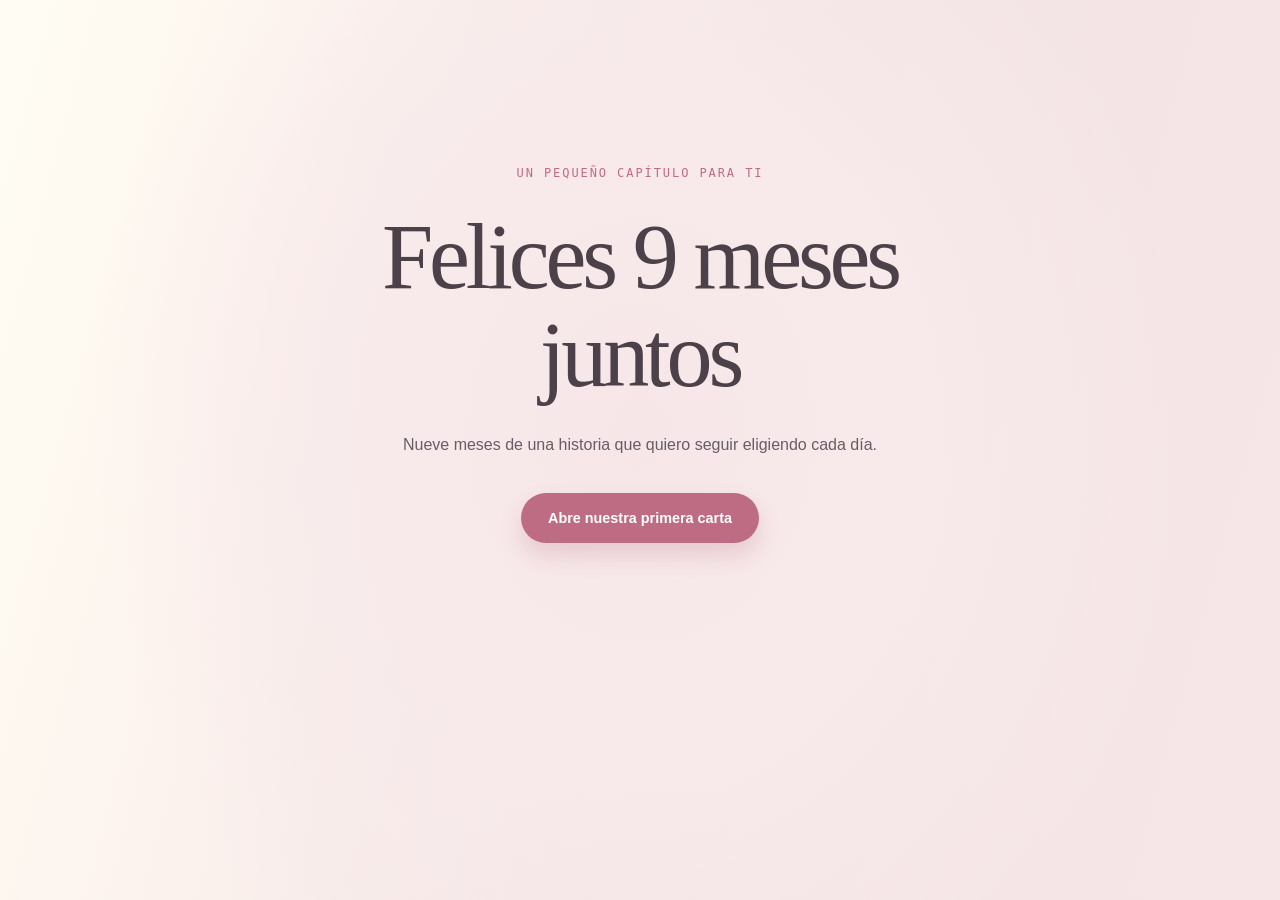
<file: index.html>
<!doctype html>
<html lang="es">
  <head>
    <meta charset="utf-8">
    <meta name="viewport" content="width=device-width, initial-scale=1">
    <meta http-equiv="refresh" content="0; url=views/index.html">
    <title>Nuestros 9 meses</title>
  </head>
  <body>
    <p><a href="views/index.html">Abrir nuestra historia</a></p>
  </body>
</html>
</file>
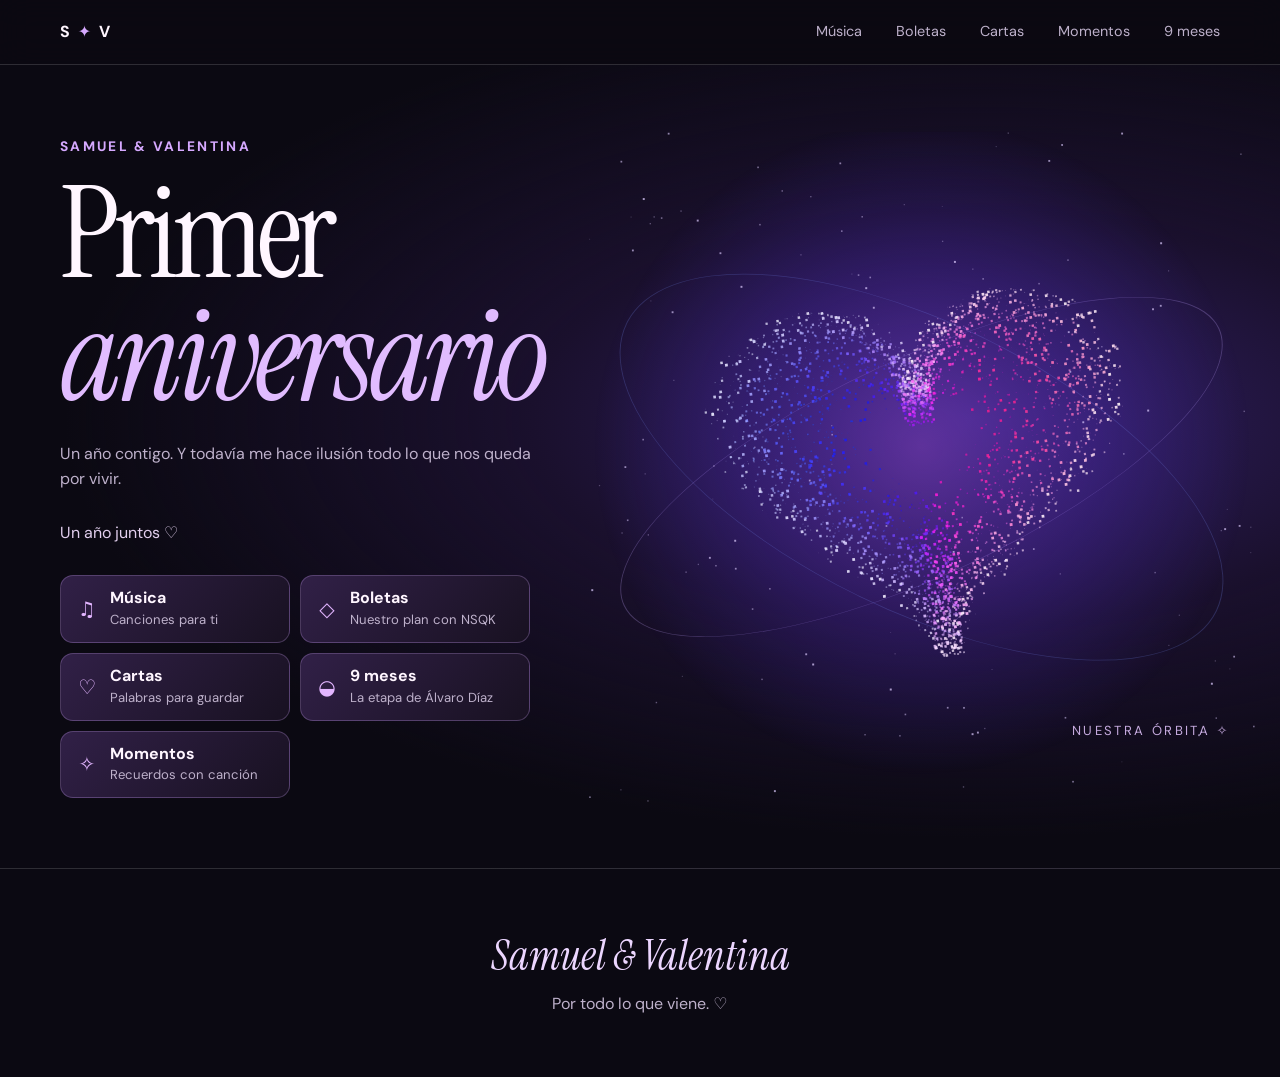
<file: docs/index.html>
<!doctype html>
<html lang="es">
<head>
<meta charset="utf-8">
<meta name="viewport" content="width=device-width, initial-scale=1">
<meta name="theme-color" content="#0b0912">
<title>Nuestra órbita · Samuel y Valentina</title>
<meta name="description" content="El primer aniversario de Samuel y Valentina.">
<link rel="canonical" href="https://torressamuel.github.io/proyecto-aniversario/">
<link rel="preconnect" href="https://fonts.googleapis.com">
<link rel="preconnect" href="https://fonts.gstatic.com" crossorigin>
<link href="https://fonts.googleapis.com/css2?family=DM+Sans:wght@400;500;600;700&family=Instrument+Serif:ital@0;1&display=swap" rel="stylesheet">
<style>
:root{color-scheme:dark;--bg:#0b0912;--ink:#fff6ff;--muted:#beb1cb;--violet:#d6a9ff;--line:#ffffff25;--serif:"Instrument Serif",Georgia,serif;--sans:"DM Sans",system-ui,sans-serif}
*{box-sizing:border-box}html{scroll-behavior:smooth;scroll-padding-top:86px}body{margin:0;background:var(--bg);color:var(--ink);font:16px/1.6 var(--sans)}a{color:inherit;text-decoration:none}button,input,select{font:inherit;color:inherit}button{cursor:pointer}button:focus-visible,a:focus-visible,input:focus-visible,select:focus-visible{outline:2px solid #e5b4ff;outline-offset:5px}[hidden]{display:none!important}
.wrap{width:min(1160px,calc(100% - 48px));margin-inline:auto}.nav{position:sticky;top:0;z-index:2;background:#0b0912e8;border-bottom:1px solid var(--line);backdrop-filter:blur(16px)}.nav .wrap{display:flex;justify-content:space-between;align-items:center;min-height:64px;gap:16px}.brand{letter-spacing:.12em;font-weight:700;white-space:nowrap}.brand span{color:var(--violet)}.links{display:flex;gap:clamp(12px,3vw,34px);font-size:.9rem;color:var(--muted)}.links a:hover{color:#fff}
.hero{position:relative;isolation:isolate;overflow:hidden;border-bottom:1px solid var(--line);background:radial-gradient(ellipse at 76% 44%,#322066 0%,#1a102d 32%,transparent 66%),#0b0912}.hero .wrap{display:grid;grid-template-columns:.95fr 1.05fr;align-items:center;min-height:min(720px,87svh);position:relative}.hero-copy{z-index:1;padding:70px 0}.label{color:var(--violet);font-size:.86rem;font-weight:700;letter-spacing:.17em;text-transform:uppercase;margin:0 0 16px}h1,h2,h3{font-family:var(--serif);font-weight:400;line-height:.96;margin:0}h1{font-size:clamp(4rem,10vw,9rem);letter-spacing:-.045em}h1 em{display:block;color:#e1bcff;font-weight:400}h2{font-size:clamp(3.4rem,7vw,6rem)}h3{font-size:clamp(2rem,4vw,3.6rem)}p{margin:0}.lede{max-width:43ch;color:var(--muted);margin:22px 0 28px}.btn{display:inline-flex;align-items:center;justify-content:center;border:1px solid var(--line);border-radius:100px;padding:11px 21px;background:#20162e;color:var(--ink);transition:background .25s,transform .25s;min-height:46px}.btn:hover{background:#39254b;transform:translateY(-2px)}.primary{background:#e8c9ff;color:#200c30;border-color:transparent;font-weight:700}.primary:hover{background:#f1ddff}.clock{display:flex;gap:16px;align-items:baseline;min-height:35px;margin-bottom:17px;color:#e2cfee}.clock strong{font-size:1.35rem;font-variant-numeric:tabular-nums;color:#fff}.art{width:110%;aspect-ratio:1;position:relative;margin-left:-4%;display:grid;place-items:center}.art::before,.art::after{content:"";position:absolute;inset:17% 1%;border:1px solid #c5a6ff45;border-radius:50%;transform:rotate(-25deg) scaleY(.49);pointer-events:none}.art::after{transform:rotate(26deg) scaleY(.65);border-color:#7c93ff38}.art canvas{width:100%;height:100%;position:absolute}.art-note{position:absolute;bottom:9%;right:4%;color:#c5aade;font-size:.82rem;letter-spacing:.18em}
.section{padding:clamp(66px,9vw,125px) 0;border-bottom:1px solid var(--line)}.section-head{margin-bottom:38px}.section-head p:last-child{color:var(--muted);margin-top:16px;max-width:54ch}.music{background:#110c1a}.music-grid{display:grid;grid-template-columns:.85fr 1.15fr;gap:36px;align-items:start}.now{background:radial-gradient(ellipse at top right,#392055,transparent 75%),#181120;border:1px solid var(--line);border-radius:20px;padding:clamp(20px,4vw,38px);display:grid;align-content:center;min-height:236px}.now p:not(.label){margin:12px 0 20px;color:var(--muted)}.now a{justify-self:start}.tracks{display:grid;gap:8px}.track{background:transparent;border:1px solid transparent;border-bottom-color:var(--line);padding:14px 16px;display:grid;grid-template-columns:25px 1fr;align-items:center;gap:12px;text-align:left;border-radius:10px}.track:hover,.track[aria-pressed=true]{background:#21172f;border-color:#b68be45c}.track span:first-child{color:var(--violet)}.track small{display:block;color:var(--muted);font-size:.85rem}
.ticket{display:grid;grid-template-columns:1fr .32fr;overflow:hidden;border:1px solid #9479bc90;border-radius:20px;background:radial-gradient(at 5% 0%,#422c64,transparent 65%),linear-gradient(115deg,#20172d,#160e29 62%,#232650);position:relative;isolation:isolate;transition:transform .35s,box-shadow .35s}.ticket:hover,.ticket:focus-within,.ticket.glow{transform:translateY(-3px);box-shadow:0 0 40px #a36aff38}.ticket-main,.stub{padding:clamp(22px,4vw,48px)}.stub{border-left:1px dashed #e2c9ff65;display:grid;align-content:center;gap:14px;text-align:center}.bars{height:38px;background:repeating-linear-gradient(90deg,#e5d4ff 0 2px,transparent 2px 5px,#e5d4ff 5px 6px,transparent 6px 10px,#e5d4ff 10px 14px,transparent 14px 18px);opacity:.65}.ticket-meta{display:flex;gap:12px 26px;flex-wrap:wrap;margin-top:22px;color:#eee1ff}.ticket-note{margin-top:20px;color:#e2d0f2;max-width:60ch}.gallery{display:grid;grid-template-columns:repeat(2,1fr);gap:12px;margin-top:18px}.photo{display:grid;place-items:center;text-align:center;min-height:128px;border:1px dashed #c9a9ed60;border-radius:14px;background:#15101f;color:var(--muted);padding:12px;overflow:hidden}.photo img{display:block;width:100%;max-height:280px;object-fit:cover;border-radius:9px}.photo span{display:block}
.archive{background:radial-gradient(ellipse at 10% 15%,#281630,transparent 50%),#100c16}.filters{display:flex;flex-wrap:wrap;gap:12px;margin:0 0 23px}.filters input,.filters select{min-height:46px;border:1px solid var(--line);background:#18111f;border-radius:12px;padding:10px 14px}.filters input{flex:1 1 260px;min-width:0}.filters select{flex:0 1 auto;max-width:100%}.letters{display:grid;grid-template-columns:repeat(3,1fr);gap:13px}.letter{text-align:left;border:1px solid var(--line);border-radius:16px;background:#1a1223;padding:23px;min-height:170px;display:grid;align-content:start;gap:12px;transition:background .25s,border .25s}.letter:hover{background:#2b1a38;border-color:#d7a6ff80}.letter.feature{grid-column:1/-1;background:radial-gradient(at 97% 4%,#53316a,transparent 65%),#25172e;min-height:200px;padding:clamp(23px,5vw,52px)}.letter .label{margin:0}.letter p:last-child{color:var(--muted)}.empty{padding:16px 0;color:var(--muted)}
.chapter{display:grid;grid-template-columns:.53fr 1fr;border:1px solid var(--line);border-radius:18px;overflow:hidden;background:#171020}.chapter-art{display:grid;place-items:center;min-height:240px;background:radial-gradient(at 50% 70%,#4631a8,transparent 70%),linear-gradient(135deg,#421944,#14112a);font:italic clamp(6rem,13vw,11rem)/1 var(--serif);color:#e8dbff;text-shadow:0 0 35px #be79ff}.chapter-copy{padding:clamp(24px,5vw,56px);align-self:center}.chapter-copy p:not(.label){margin:15px 0 22px;color:var(--muted);max-width:50ch}.actions{display:flex;gap:10px;flex-wrap:wrap}.preview{width:100%;height:min(600px,75vh);border:1px solid var(--line);border-radius:16px;margin-top:16px;background:#181023}
footer{text-align:center;padding:60px 20px;color:var(--muted)}footer strong{display:block;font:italic 2.6rem var(--serif);color:#ecd6ff;margin-bottom:8px}dialog{width:min(780px,calc(100% - 26px));max-height:87vh;max-height:87dvh;border:1px solid #d2aafd80;border-radius:20px;padding:0;background:#241a2d;color:#fff3ff;overflow:auto}dialog::backdrop{background:#08040ce0;backdrop-filter:blur(7px)}.reader-head{position:sticky;top:0;background:#241a2d;display:flex;justify-content:flex-end;padding:12px 16px;border-bottom:1px solid var(--line)}.reader{padding:clamp(23px,6vw,64px)}.reader h2{font-size:clamp(3rem,7vw,5.4rem);margin:0 0 25px}.body-letter{white-space:pre-wrap;font-size:clamp(1.02rem,2vw,1.15rem);line-height:1.9;color:#f3e6f5;overflow-wrap:anywhere}body:has(dialog[open]){overflow:hidden}
@media(max-width:760px){.wrap{width:calc(100% - 32px)}.nav .wrap{min-height:58px;gap:8px}.links{gap:10px;font-size:.85rem}.brand{font-size:.86rem}.hero .wrap{grid-template-columns:1fr;min-height:0}.hero-copy{padding:53px 0 4px}.hero{background:radial-gradient(ellipse at 52% 75%,#30205b,transparent 62%),#0b0912}.art{width:min(100%,450px);margin:-18px auto 0;aspect-ratio:1.2}.art-note{bottom:7%}.music-grid,.chapter{grid-template-columns:1fr}.letters{grid-template-columns:repeat(2,1fr)}.chapter-art{min-height:168px}}
@media(max-width:420px){.letters{grid-template-columns:1fr}.ticket{grid-template-columns:1fr}.stub{border-left:0;border-top:1px dashed #e2c9ff65;grid-template-columns:1fr 1fr;align-items:center;text-align:left}.ticket .bars{height:26px}.gallery{gap:8px}.photo{min-height:105px}}
@media(prefers-reduced-motion:reduce){*,*::before,*::after{scroll-behavior:auto!important;transition:none!important;animation:none!important}}

.route-menu{display:grid;grid-template-columns:repeat(2,minmax(0,1fr));gap:10px;max-width:470px;margin-top:20px}
.route-card{display:grid;grid-template-columns:26px minmax(0,1fr);align-items:center;gap:10px;padding:12px 13px;border:1px solid #d3aaff42;border-radius:13px;background:linear-gradient(135deg,#312047,#181121);transition:transform .22s,border-color .22s,background .22s}
.route-card:hover{transform:translateY(-3px);border-color:#d3aaffa8;background:linear-gradient(135deg,#442b62,#241531)}
.route-card strong,.route-card small{display:block}.route-card strong{line-height:1.3}.route-card small{color:var(--muted);font-size:.82rem}.route-icon{color:#e2b5ff;text-align:center;font-size:1.25rem}
.links a[aria-current="page"]{color:#f4dfff;text-decoration:underline;text-underline-offset:5px}
.route-return{display:inline-flex;align-items:center;gap:8px;margin:0 0 29px;color:#e3bcff;font-weight:600}.route-return:hover{text-decoration:underline;text-underline-offset:4px}
.section[data-route]{padding-top:clamp(35px,6vw,78px);min-height:calc(100svh - 65px)}
.route-heading:focus{outline:none}
@media(max-width:760px){.hero-copy{padding-bottom:14px}.route-menu{margin-top:12px}.art{margin-top:0}.section[data-route]{min-height:calc(100svh - 58px)}}
@media(max-width:360px){.route-card{gap:5px;padding-inline:8px}.route-card small{font-size:.77rem}}
@media(prefers-reduced-motion:no-preference){[data-route]:not([hidden]){animation:route-in .32s ease-out both}@keyframes route-in{from{opacity:.25;transform:translateY(7px)}to{opacity:1;transform:none}}}

.memory{background:radial-gradient(ellipse at 75% 4%,#2c193e,transparent 56%),#100b18}
.memory-chapter{margin-bottom:24px}.memory-chapter .chapter-art{font-size:clamp(4.5rem,10vw,9rem)}
.memory-form{margin:24px 0 14px;padding:clamp(18px,4vw,34px);background:#191122;border:1px solid var(--line);border-radius:17px}
.memory-form h3{font-size:clamp(2rem,4vw,3rem);margin-bottom:13px}.memory-form label{display:grid;gap:6px;font-weight:600}
.memory-form input{width:100%;min-width:0;padding:9px 12px;background:#110d18;border:1px solid #ffffff3f;border-radius:9px}
.memory-form input::file-selector-button{padding:6px 10px;border:0;border-radius:6px;background:#dac0ee;color:#1e1027;margin-right:10px}
.fields{display:grid;grid-template-columns:1fr 1fr;gap:12px 16px;margin-bottom:15px}.feedback{color:#e5ccef;min-height:1.65em;margin-top:9px}.feedback:empty{display:none}
.photo-form form{display:grid;gap:9px;margin:13px 0 7px}.photo-form .btn{justify-self:start}.photo-form small{color:var(--muted)}
:is(#saved-photos,#alvaro-saved-photos):empty,.saved-memories:empty{display:none}:is(#saved-photos,#alvaro-saved-photos) .photo{padding:0;border-style:solid}:is(#saved-photos,#alvaro-saved-photos) img{height:clamp(130px,25vw,270px)}
.saved-memories{display:grid;gap:10px;margin:20px 0}.saved-entry{display:flex;align-items:center;justify-content:space-between;gap:12px;border:1px solid var(--line);border-radius:12px;padding:13px 16px;background:#1a1223}.saved-entry div{min-width:0;overflow-wrap:anywhere}.saved-entry strong{display:block}.saved-entry small{color:var(--muted)}.saved-entry .btn{flex:none}
.now .spotify-frame{border:0;border-radius:12px;width:100%;height:152px;margin:10px 0 0}.now .play-hint{font-size:.85rem;margin:5px 0 14px}
@media(max-width:760px){.links{gap:8px;font-size:.83rem}.music-grid{display:flex;flex-direction:column;gap:16px}.music-grid>*{width:100%}}
@media(max-width:460px){.fields{grid-template-columns:1fr}.nav .wrap{width:calc(100% - 24px)}.links{gap:7px;font-size:.77rem}.brand{letter-spacing:0;font-size:.8rem}}

.alvaro-video{margin:0 0 26px;border:1px solid #b99ade65;border-radius:22px;overflow:hidden;background:radial-gradient(ellipse at 92% 0%,#472765,transparent 65%),#181023}
.alvaro-video figcaption{padding:clamp(20px,4vw,37px)}.alvaro-video .label{margin-bottom:10px}.video-stage{display:grid;place-items:center;padding:clamp(0px,2vw,22px);background:radial-gradient(ellipse at 50% 55%,#39204c,#0d0915 80%)}
.video-stage video{display:block;width:auto;max-width:100%;max-height:min(70svh,650px);background:#0b0912;border-radius:10px}
@media(max-width:620px){.video-stage{padding:0}.video-stage video{width:100%;max-height:65svh;border-radius:0}}
</style>
</head>
<body>
<header class="nav"><nav class="wrap" aria-label="Navegación principal"><a class="brand" href="#inicio" aria-label="Samuel y Valentina, inicio">S <span>✦</span> V</a><div class="links"><a href="#musica">Música</a><a href="#boletas">Boletas</a><a href="#cartas">Cartas</a><a href="#momentos">Momentos</a><a href="#nueve-meses">9 meses</a></div></nav></header>
<main>
<section class="hero" id="inicio" data-route><div class="wrap">
<div class="hero-copy"><p class="label">Samuel &amp; Valentina</p><h1 class="route-heading" tabindex="-1">Primer <em>aniversario</em></h1><p class="lede">Un año contigo. Y todavía me hace ilusión todo lo que nos queda por vivir.</p><div class="clock" id="clock">Un año juntos ♡</div><nav class="route-menu" aria-label="Apartados del aniversario">
<a class="route-card" href="#musica"><span class="route-icon" aria-hidden="true">♫</span><span><strong>Música</strong><small>Canciones para ti</small></span></a>
<a class="route-card" href="#boletas"><span class="route-icon" aria-hidden="true">◇</span><span><strong>Boletas</strong><small>Nuestro plan con NSQK</small></span></a>
<a class="route-card" href="#cartas"><span class="route-icon" aria-hidden="true">♡</span><span><strong>Cartas</strong><small>Palabras para guardar</small></span></a>
<a class="route-card" href="#nueve-meses"><span class="route-icon" aria-hidden="true">◒</span><span><strong>9 meses</strong><small>La etapa de Álvaro Díaz</small></span></a>
<a class="route-card" href="#momentos"><span class="route-icon" aria-hidden="true">✧</span><span><strong>Momentos</strong><small>Recuerdos con canción</small></span></a>
</nav></div>
<div class="art" aria-hidden="true"><canvas id="heart"></canvas><span class="art-note">NUESTRA ÓRBITA ✧</span></div>
</div></section>
<section class="section music" id="musica" data-route hidden><div class="wrap"><a class="route-return" href="#inicio"><span aria-hidden="true">‹</span> Volver al inicio</a><div class="section-head"><p class="label">Para ponernos en ambiente</p><h2 class="route-heading" tabindex="-1">Nuestra frecuencia</h2><p>NSQK, Álvaro Díaz y Murder. Elige una canción y dale a reproducir.</p></div><div class="music-grid">
<div class="now" aria-live="polite"><p class="label">Canción seleccionada</p><h3 id="track-title"></h3><p id="track-note"></p><iframe id="spotify-player" class="spotify-frame" title="Reproductor de Spotify" allow="autoplay; clipboard-write; encrypted-media; fullscreen; picture-in-picture" hidden></iframe><p class="play-hint" id="play-hint" hidden>Spotify puede ofrecer una vista previa según tu sesión y navegador.</p><a id="track-link" class="btn" target="_blank" rel="noopener noreferrer">Abrir en Spotify</a></div>
<div class="tracks" id="tracks" aria-label="Canciones para dedicar"></div>
</div></div></section>
<section class="section" id="boletas" data-route hidden><div class="wrap"><a class="route-return" href="#inicio"><span aria-hidden="true">‹</span> Volver al inicio</a><div class="section-head"><p class="label">Vault · NSQK</p><h2 class="route-heading" tabindex="-1">Una noche pendiente</h2><p>Una fecha marcada en el calendario y un plan que ya me ilusiona compartir contigo.</p></div>
<!-- BOLETA NSQK: cambia el evento, la fecha, la ciudad y la dedicatoria aquí. El serial y las barras son decorativos. -->
<article class="ticket" id="ticket"><div class="ticket-main"><p class="label">Pase conmemorativo · Segunda fecha</p><h3>NSQK · Mosca Tour</h3><div class="ticket-meta"><time datetime="2027-08-29T20:00:00-05:00">29 de agosto de 2027 · 8:00 p. m.</time><span>Royal Center · Bogotá</span><span>Segundo piso · Etapa 2</span></div><p class="ticket-note">Me emociona pensar en las canciones que vamos a cantar juntos y en lo que nos vamos a contar de vuelta a casa.</p></div><div class="stub"><strong>SV–0829</strong><div class="bars" aria-hidden="true"></div><button class="btn" id="shine" type="button" aria-pressed="false">Iluminar pase</button></div></article>
<div class="gallery" id="gallery" aria-label="Galería del concierto"></div>
<div class="memory-form"><h3>Las fotos de NSQK</h3><p><a class="btn" href="https://orbita-sv-aniversario.wiseghost130.chatgpt.site/#boletas">Abrir el álbum privado</a></p></div>
</div></section>
<section class="section archive" id="cartas" data-route hidden><div class="wrap"><a class="route-return" href="#inicio"><span aria-hidden="true">‹</span> Volver al inicio</a><div class="section-head"><p class="label">Archivo de cartas</p><h2 class="route-heading" tabindex="-1">Todo lo que te escribiría</h2><p>Palabras para guardar y volver a leer cuando quieras.</p></div>
<div class="filters"><input id="search" type="search" placeholder="Buscar una carta…" aria-label="Buscar una carta"><select id="filter" aria-label="Filtrar por tema"><option value="">Todos los temas</option></select></div>
<div class="letters" id="letters"></div><p class="empty" id="empty" role="status" hidden>No encontré cartas con esa búsqueda.</p>
</div></section>
<section class="section memory" id="momentos" data-route hidden><div class="wrap">
<a class="route-return" href="#inicio"><span aria-hidden="true">‹</span> Volver al inicio</a>
<div class="section-head"><p class="label">Nuestro archivo</p><h2 class="route-heading" tabindex="-1">Momentos</h2><p>Una canción para volver a cada recuerdo.</p></div>
<article class="chapter memory-chapter"><div class="chapter-art" aria-hidden="true">31.10</div><div class="chapter-copy"><p class="label"><time datetime="2026-10-31">31 de octubre de 2026</time></p><h3>La noche de AKRIILA</h3><p>El concierto al que fuimos juntos. Guarda aquí la canción que te devuelve a esa noche.</p><a class="btn primary" href="https://orbita-sv-aniversario.wiseghost130.chatgpt.site/#momentos">Dedicarle una canción</a></div></article>
<div class="memory-form"><h3>Guardar una canción</h3><p><a class="btn" href="https://orbita-sv-aniversario.wiseghost130.chatgpt.site/#momentos">Abrir nuestros recuerdos privados</a></p></div>
</div></section>
<section class="section" id="nueve-meses" data-route hidden><div class="wrap"><a class="route-return" href="#inicio"><span aria-hidden="true">‹</span> Volver al inicio</a><div class="section-head"><p class="label">Nuestro archivo</p><h2 class="route-heading" tabindex="-1">El capítulo de los 9 meses</h2></div><figure class="alvaro-video" aria-labelledby="alvaro-video-title">
  <figcaption><p class="label">Para volver a ese momento</p><h3 id="alvaro-video-title">Un recuerdo de los dos</h3></figcaption>
  <div class="video-stage"><video controls playsinline preload="metadata" poster="recuerdo-alvaro.jpg" aria-label="Video del recuerdo de los nueve meses">
    <source src="recuerdo-alvaro.mp4" type="video/mp4">
    <a href="recuerdo-alvaro.mp4">Abrir el video</a>
  </video></div>
</figure><article class="chapter"><div class="chapter-art" aria-hidden="true">09</div><div class="chapter-copy"><p class="label">La etapa de Álvaro Díaz</p><h3>Antes de esta órbita</h3><p>Cuando cumplimos nueve meses, esta historia tuvo su propia página, inspirada en Álvaro Díaz. Aquí tiene un lugar para volver a visitarla.</p>
<!-- WEB DE ÁLVARO DÍAZ: configura paginaAnterior al inicio del script. Se habilitarán el visor y el enlace directo. -->
<p id="chapter-pending">Pendiente de conectar la página original.</p><div class="actions" id="chapter-actions" hidden><button class="btn" id="toggle-preview" aria-expanded="false" aria-controls="chapter-preview">Mostrar la página</button><a class="btn primary" id="open-chapter" target="_blank" rel="noopener noreferrer">Abrir en otra pestaña</a><a class="btn" id="jump-alvaro-photos" href="#nueve-meses">Ir al álbum de fotos</a></div></div></article>
<iframe class="preview" id="chapter-preview" title="Página del aniversario de nueve meses" referrerpolicy="no-referrer" hidden></iframe>
<div class="memory-form" id="alvaro-album" tabindex="-1"><h3>Fotos de los nueve meses</h3><p><a class="btn" href="https://orbita-sv-aniversario.wiseghost130.chatgpt.site/#nueve-meses">Abrir el álbum privado</a></p></div>
</div></section>
</main>
<footer><strong>Samuel &amp; Valentina</strong>Por todo lo que viene. ♡</footer>
<dialog id="reader" aria-labelledby="reader-title"><div class="reader-head"><form method="dialog"><button class="btn" autofocus>Cerrar carta</button></form></div><article class="reader"><p class="label" id="reader-tag"></p><h2 id="reader-title"></h2><p class="body-letter" id="reader-text"></p></article></dialog>
<script>
"use strict";
// EDITA AQUÍ. Usa ISO con zona horaria. Ejemplo de formato: 2025-11-26T20:00:00-05:00.
const fechaInicio = "";
// WEB DE ÁLVARO DÍAZ: pega la URL completa o usa "./9-meses/index.html".
const paginaAnterior = "https://raw.githack.com/TorresSamuel/proyecto-aniversario/088afdf/views/index.html";
// GALERÍA: rellena src con una ruta o URL y ajusta alt. Duplica una fila para añadir fotos.
const fotos = [
  {src:"", alt:"Foto de las entradas", nombre:"Foto de las boletas"},
  {src:"", alt:"Samuel y Valentina en el concierto", nombre:"Foto de esa noche"}
];
// MÚSICA: pon tus canciones y dedicatorias reales. Opcional: añade url con el enlace directo a la canción.
const canciones = [
  {titulo:"MUBI", artista:"NSQK y Álvaro Díaz", url:"https://open.spotify.com/track/2FUypqXCtt1VRm7ytyCae4", nota:"Para cuando quieras que el resto del mundo se quede en pausa."},
  {titulo:"Si En Tu Mente Estuve", url:"https://open.spotify.com/track/6EjBcoyPVn99cpRfoDiuRf", nota:"Para escucharnos desde lejos."},
  {titulo:"LOVELANGUAGE", url:"https://open.spotify.com/track/5SuMst3sQt8wf94iGoXXLw", nota:"Para todas las maneras que tenemos de decirnos te quiero."},
  {titulo:"YOKO", artista:"Álvaro Díaz", url:"https://open.spotify.com/track/63kj1GJsbRXhUcFM5JUf9L", nota:"Para cuando quiero tenerte cerquita."},
  {titulo:"Reina Pepiada", artista:"Álvaro Díaz", url:"https://open.spotify.com/track/448IaiMb1Sxq6GptlBcbov", nota:"Una para dedicarte sin pensarlo dos veces."},
  {titulo:"TE VI EN MIS PESADILLAS", artista:"Álvaro Díaz", url:"https://open.spotify.com/track/3vfq1ovR6oBGJPvoy4Oy1B", nota:"Para esas noches en que sigues en mi cabeza."},
  {titulo:"Noche de los Dos", artista:"Murder", url:"https://open.spotify.com/track/1MKsphr9WmAkAGameksHDu", nota:"Para una noche de los dos."}
];
// CARTAS: los textos son borradores editables. Duplica un objeto para agregar otra carta.
// Usa líneas en blanco entre párrafos. Solo la carta principal lleva portada: true.
const cartas = [
  // CARTA PRINCIPAL: escribe aquí tu carta de primer aniversario.
  {titulo:"Mi primer año contigo", tema:"Aniversario", portada:true, resumen:"Una carta para ti, Valentina.", texto:`Valentina:

Hoy quiero detenerme un rato a pensar en lo que significa haber compartido este año contigo. Si tuviera que guardar algo de estos meses, guardaría también las partes más sencillas: la alegría de saber de ti, el cariño que cabe en un mensaje y las ganas de seguir hablando cuando ya toca despedirse.

Me gusta que todavía haya tanto por conocer de ti. Quiero seguir descubriendo qué cosas te hacen reír, qué música quieres poner primero y qué planes te gustaría que hiciéramos, incluso los que todavía parecen lejanos.

Gracias por compartir conmigo este primer año. Me hace feliz poder decir que es nuestro. Ojalá sigamos encontrando tiempo para celebrar, pero también para contarnos cómo nos fue y hacerle espacio al otro en cualquier día.

Feliz aniversario, amor.

Samuel`},
  // CARTA PARA CUANDO EXTRAÑES: reemplaza el texto y conserva los saltos de párrafo.
  {titulo:"Para cuando extrañes", tema:"A la distancia", resumen:"", texto:``},
  // CARTA LO QUE AMO DE TI: añade aquí tus detalles favoritos de Valentina.
  {titulo:"Lo que amo de ti", tema:"Nosotros", resumen:"", texto:``},
  // CARTA NUESTROS PLANES: añade planes reales o pequeños deseos.
  {titulo:"Nuestros planes", tema:"Por venir", resumen:"", texto:``},
  // CARTA DÍAS TRANQUILOS: añade aquí un recuerdo o una dedicatoria.
  {titulo:"Días tranquilos", tema:"Nosotros", resumen:"", texto:``}
];
const byId = id => document.getElementById(id);
function element(tag, text, className) {
  const node = document.createElement(tag);
  node.textContent = text;
  if (className) node.className = className;
  return node;
}
const inicio = Date.parse(fechaInicio);
if (Number.isFinite(inicio)) {
  const clock = byId("clock");
  const update = () => {
    const minutos = Math.floor(Math.max(0, Date.now() - inicio) / 60000);
    clock.replaceChildren(...[[Math.floor(minutos / 1440),"días"],[Math.floor(minutos / 60) % 24,"h"],[minutos % 60,"min"]].map(([n, unit]) => {
      const item = element("span","");
      item.append(element("strong",String(n)), " " + unit);
      return item;
    }));
  };
  update();
  setInterval(update,1000);
}
const trackButtons = canciones.map((cancion, index) => {
  const button = element("button","","track");
  button.type = "button";
  const icon = element("span","♪");
  icon.setAttribute("aria-hidden","true");
  const copy = element("span",cancion.titulo);
  copy.append(element("small",cancion.artista || "NSQK"));
  button.append(icon,copy);
  button.addEventListener("click",() => {
    selectTrack(index);
    if (matchMedia("(max-width: 760px)").matches) byId("spotify-player").scrollIntoView({block:"center",behavior:"instant"});
  });
  byId("tracks").append(button);
  return button;
});
let activeSong = canciones[0];
function spotifyId(value) {
  try {
    const url = new URL(value);
    if (url.origin !== "https://open.spotify.com") return null;
    return url.pathname.match(/^\/(?:intl-[a-z-]+\/)?track\/([A-Za-z0-9]{22})\/?$/i)?.[1] || null;
  } catch { return null; }
}
function renderPlayer() {
  const frame = byId("spotify-player");
  const id = spotifyId(activeSong.url);
  const open = !byId("musica").hidden && !!id;
  frame.hidden = !open;
  byId("play-hint").hidden = !open;
  if (!open) {
    frame.removeAttribute("src");
    return;
  }
  const source = "https://open.spotify.com/embed/track/" + id;
  if (frame.getAttribute("src") !== source) frame.src = source;
  frame.title = "Reproducir " + activeSong.titulo + " en Spotify";
}
function selectTrack(index) {
  const song = typeof index === "number" ? canciones[index] : index;
  activeSong = song;
  byId("track-title").textContent = song.titulo;
  byId("track-note").textContent = song.nota;
  const link = byId("track-link");
  link.href = song.url || "https://open.spotify.com/search/" + encodeURIComponent("NSQK " + song.titulo);
  link.textContent = song.url ? "Abrir en Spotify" : "Buscar en Spotify";
  renderPlayer();
  trackButtons.forEach((button,i) => button.setAttribute("aria-pressed",String(i === index)));
}
selectTrack(0);
const shine = byId("shine");
shine.addEventListener("click",() => {
  const active = byId("ticket").classList.toggle("glow");
  shine.setAttribute("aria-pressed",String(active));
  shine.textContent = active ? "Atenuar pase" : "Iluminar pase";
});
for (const foto of fotos) {
  const card = element(foto.src ? "a" : "div","","photo");
  if (foto.src) {
    card.href = foto.src;
    card.target = "_blank";
    card.rel = "noopener noreferrer";
    const image = document.createElement("img");
    image.src = foto.src;
    image.alt = foto.alt;
    image.loading = "lazy";
    card.append(image);
  } else {
    card.append(element("span","＋  " + foto.nombre));
  }
  byId("gallery").append(card);
}
function setChapterPreview(open) {
  if (!paginaAnterior.trim()) return;
  const preview = byId("chapter-preview");
  const toggle = byId("toggle-preview");
  preview.hidden = !open;
  if (open && !preview.hasAttribute("src")) preview.src = paginaAnterior;
  toggle.textContent = open ? "Ocultar la página" : "Mostrar la página";
  toggle.setAttribute("aria-expanded",String(open));
}
if (paginaAnterior.trim()) {
  byId("chapter-pending").hidden = true;
  byId("chapter-actions").hidden = false;
  byId("open-chapter").href = paginaAnterior;
  const preview = byId("chapter-preview");
  const toggle = byId("toggle-preview");
  toggle.addEventListener("click",() => setChapterPreview(preview.hidden));
  byId("jump-alvaro-photos").addEventListener("click",event => {
    event.preventDefault();
    byId("alvaro-album").focus({preventScroll:true});
    byId("alvaro-album").scrollIntoView({block:"start"});
  });
}
const reader = byId("reader");
const filter = byId("filter");
const search = byId("search");
for (const tema of new Set(cartas.map(carta => carta.tema))) {
  filter.add(new Option(tema,tema));
}
const normalize = value => value.normalize("NFD").replace(/\p{Diacritic}/gu,"").toLowerCase();
function renderLetters() {
  const query = normalize(search.value.trim());
  const matches = cartas.filter(carta => (!filter.value || carta.tema === filter.value) &&
    normalize([carta.titulo,carta.tema,carta.resumen,carta.texto].join(" ")).includes(query));
  byId("letters").replaceChildren(...matches.map(carta => {
    const button = element("button","",carta.portada ? "letter feature" : "letter");
    button.type = "button";
    button.setAttribute("aria-haspopup","dialog");
    const hasContent = Boolean(carta.resumen || carta.texto);
    if (hasContent) button.append(element('p',carta.tema,'label'));
    button.append(element('h3',carta.titulo));
    if (carta.resumen) button.append(element('p',carta.resumen));
    button.addEventListener("click",() => {
      byId("reader-tag").textContent = hasContent ? carta.tema : "";
      byId("reader-title").textContent = carta.titulo;
      byId("reader-text").textContent = carta.texto;
      reader.showModal();
      reader.scrollTop = 0;
    });
    return button;
  }));
  byId("empty").hidden = matches.length !== 0;
}
search.addEventListener("input",renderLetters);
filter.addEventListener("change",renderLetters);
reader.addEventListener("click",event => {
  if (event.target !== reader) return;
  const rect = reader.getBoundingClientRect();
  if (event.clientX < rect.left || event.clientX > rect.right ||
      event.clientY < rect.top || event.clientY > rect.bottom) reader.close();
});
renderLetters();

// Arte original de la portada, dibujado en canvas.
const canvas = byId("heart");
const ctx = canvas.getContext("2d");
const motion = matchMedia("(prefers-reduced-motion: reduce)");
let seed = 629;
function random() {
  seed = (1664525 * seed + 1013904223) >>> 0;
  return seed / 4294967296;
}
const stars = Array.from({length:145},() => [random(),random(),random()]);
const grains = Array.from({length:3900},() => [random() * 2 * Math.PI,random(),random(),random()]);
let animation;
function draw(time = 0) {
  const box = canvas.getBoundingClientRect();
  const width = box.width;
  const height = box.height;
  if (!width || !height) return;
  const ratio = Math.min(2,devicePixelRatio);
  if (canvas.width !== Math.round(width * ratio) || canvas.height !== Math.round(height * ratio)) {
    canvas.width = Math.round(width * ratio);
    canvas.height = Math.round(height * ratio);
  }
  ctx.setTransform(ratio,0,0,ratio,0,0);
  ctx.clearRect(0,0,width,height);
  const size = Math.min(width,height);
  const cx = width * .5;
  const cy = height * .47;
  const pulse = motion.matches ? 1 : 1 + Math.sin(time / 1450) * .024;
  const glow = ctx.createRadialGradient(cx,cy,0,cx,cy,size*.49);
  glow.addColorStop(0,"#9b4deb70");
  glow.addColorStop(.55,"#6434ef39");
  glow.addColorStop(1,"#5836ee00");
  ctx.fillStyle = glow;
  ctx.fillRect(0,0,width,height);
  for (const [x,y,power] of stars) {
    ctx.fillStyle = "rgba(222,205,255," + (.15 + power * .58) + ")";
    ctx.fillRect(x * width,y * height,1 + power,1 + power);
  }
  ctx.save();
  ctx.translate(cx,cy);
  ctx.rotate(-.13);
  const scale = size * .0184 * pulse;
  for (const [t,r,b,spread] of grains) {
    const edge = .24 + .76 * Math.pow(r,.43);
    const x = 16 * Math.sin(t) ** 3;
    const y = -(13*Math.cos(t)-5*Math.cos(2*t)-2*Math.cos(3*t)-Math.cos(4*t));
    const hue = 263 + 45 * Math.sin(t) + 24 * b;
    const light = 48 + 44 * r + 6 * b;
    ctx.fillStyle = "hsla(" + hue + ",94%," + light + "%," + (.15 + b * .78) + ")";
    ctx.fillRect(x*scale*edge + (spread-.5)*size*.044,y*scale*edge, .55 + b*2.3,.55 + b*2.3);
  }
  ctx.restore();
  if (!motion.matches) animation = requestAnimationFrame(draw);
}
function restart() {
  cancelAnimationFrame(animation);
  draw();
}
motion.addEventListener("change",restart);
window.addEventListener("resize",restart);


const routes = new Map([...document.querySelectorAll("[data-route]")].map(section => [section.id,section]));
function showRoute(moveFocus = false) {
  const requested = location.hash.slice(1);
  const current = routes.has(requested) ? requested : "inicio";
  const active = routes.get(current);
  for (const [id,section] of routes) section.hidden = id !== current;
  for (const link of document.querySelectorAll(".nav a")) {
    if (link.getAttribute("href") === "#" + current) link.setAttribute("aria-current","page");
    else link.removeAttribute("aria-current");
  }
  const heading = active.querySelector("h1,h2");
  document.title = current === "inicio" ? "Nuestra órbita · Samuel y Valentina" : heading.textContent + " · Nuestra órbita";
  if (moveFocus) heading.focus({preventScroll:true});
  window.scrollTo({top:0,behavior:"instant"});
  renderPlayer();
  if (current !== "nueve-meses") document.querySelector(".alvaro-video video").pause();
  if (current === "nueve-meses") {
    setChapterPreview(true);
  }
  if (current === "inicio") restart();
  else cancelAnimationFrame(animation);
}
if ("scrollRestoration" in history) history.scrollRestoration = "manual";
window.addEventListener("hashchange",() => showRoute(true));
document.querySelector(".nav").addEventListener("click",event => {
  const link = event.target.closest("a[aria-current=page]");
  if (!link || event.ctrlKey || event.metaKey || event.shiftKey || event.altKey) return;
  event.preventDefault();
  showRoute(true);
});
showRoute();
</script>
</body>
</html>
</file>
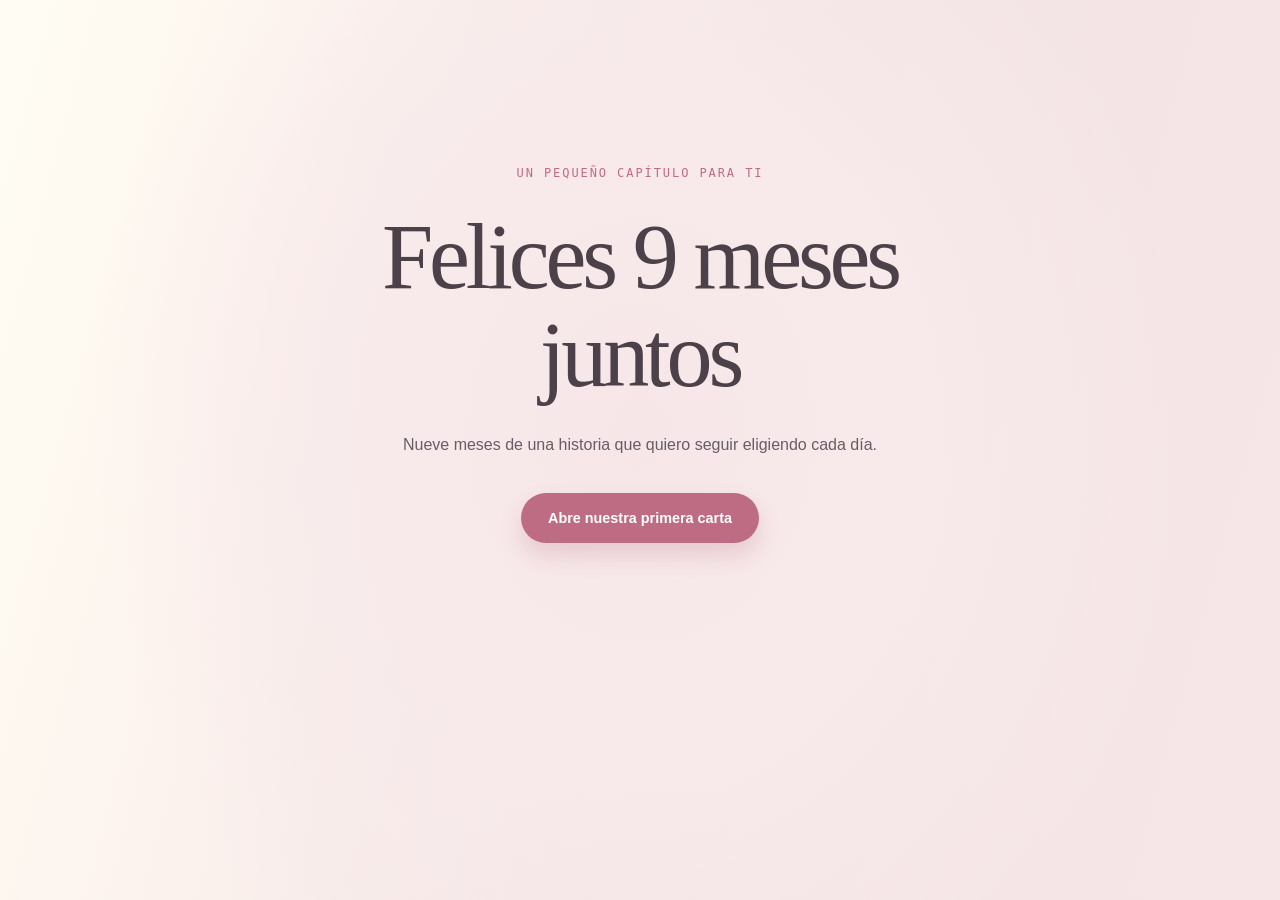
<file: views/index.html>
<!doctype html>
<html lang="es">
  <head>
    <meta charset="utf-8">
    <meta name="viewport" content="width=device-width, initial-scale=1">
    <meta name="theme-color" content="#f5e8e7">
    <title>Nuestros 9 meses</title>
    <link rel="stylesheet" href="../public/css/style-subtle.css">
  </head>
  <body class="subtle-page">
    <main class="subtle-shell">
      <section class="hero" aria-labelledby="main-title">
        <p class="eyebrow">un pequeño capítulo para ti</p>
        <h1 id="main-title" data-model="couple.headline" data-split-title="juntos"><span>Felices 9 meses</span><span>juntos</span></h1>
        <p class="hero__copy">Nueve meses de una historia que quiero seguir eligiendo cada día.</p>
        <button id="open-book" class="button button--soft" aria-controls="love-book" aria-expanded="false">Abre nuestra primera carta</button>
      </section>

      <section id="love-book" class="book" aria-label="Primera carta de amor">
        <div class="book__spine" aria-hidden="true"></div>
        <div class="book__page book__page--left">
          <span class="page-number">09</span>
          <img class="book__photo" src="../public/images/nuestro-recuerdo.png" alt="Un recuerdo nuestro juntos">
          <p class="book__whisper">Para ti,<br>mi lugar seguro.</p>
        </div>
        <article class="book__page book__page--right letter" data-letter="first">
          <p class="letter__label">Carta uno</p>
          <h2 data-letter-title></h2>
          <div data-letter-body></div>
          <p class="letter__signature" data-model="couple.signature"></p>
          <button id="book-next" class="button button--ink" data-go="surprise.html">Hay una página más →</button>
        </article>
      </section>
    </main>
    <script src="../models/anniversaryModel.js"></script>
    <script src="../controllers/pageController.js"></script>
    <script src="../public/js/app.js"></script>
  </body>
</html>
</file>
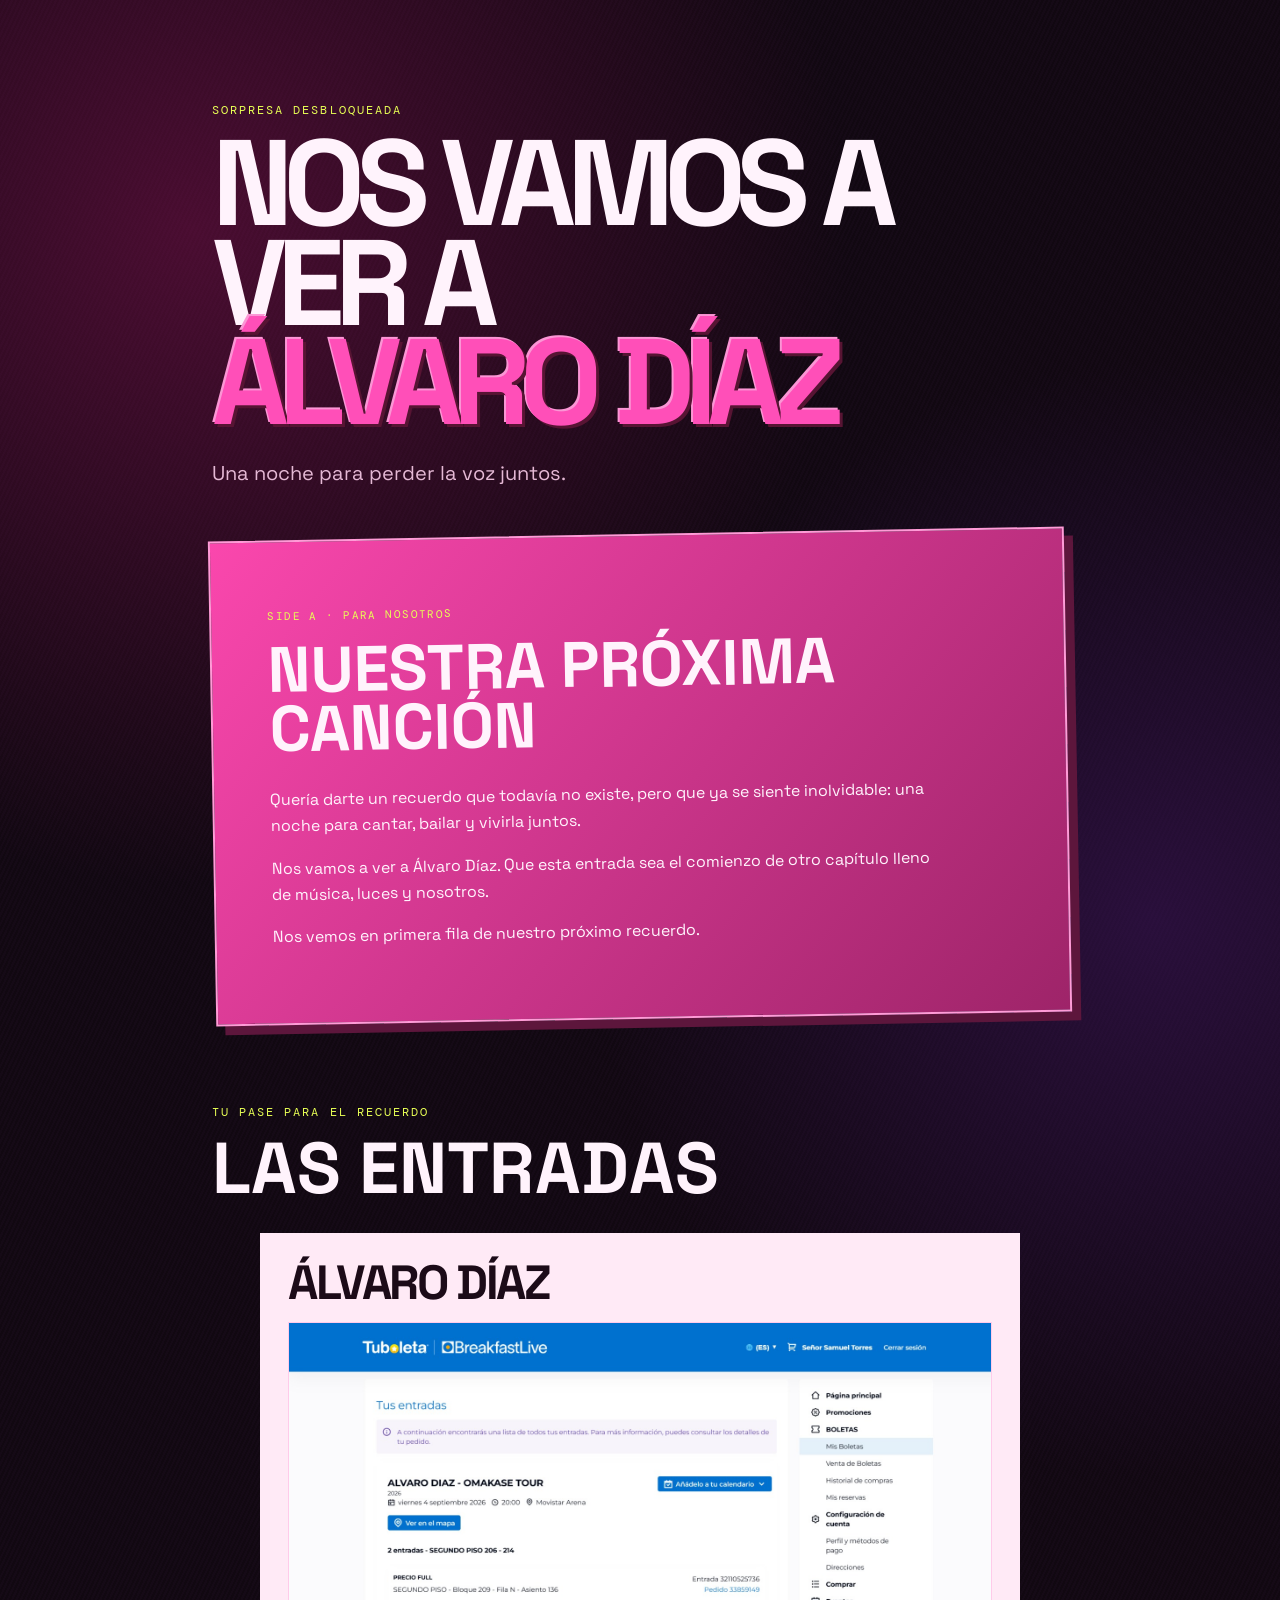
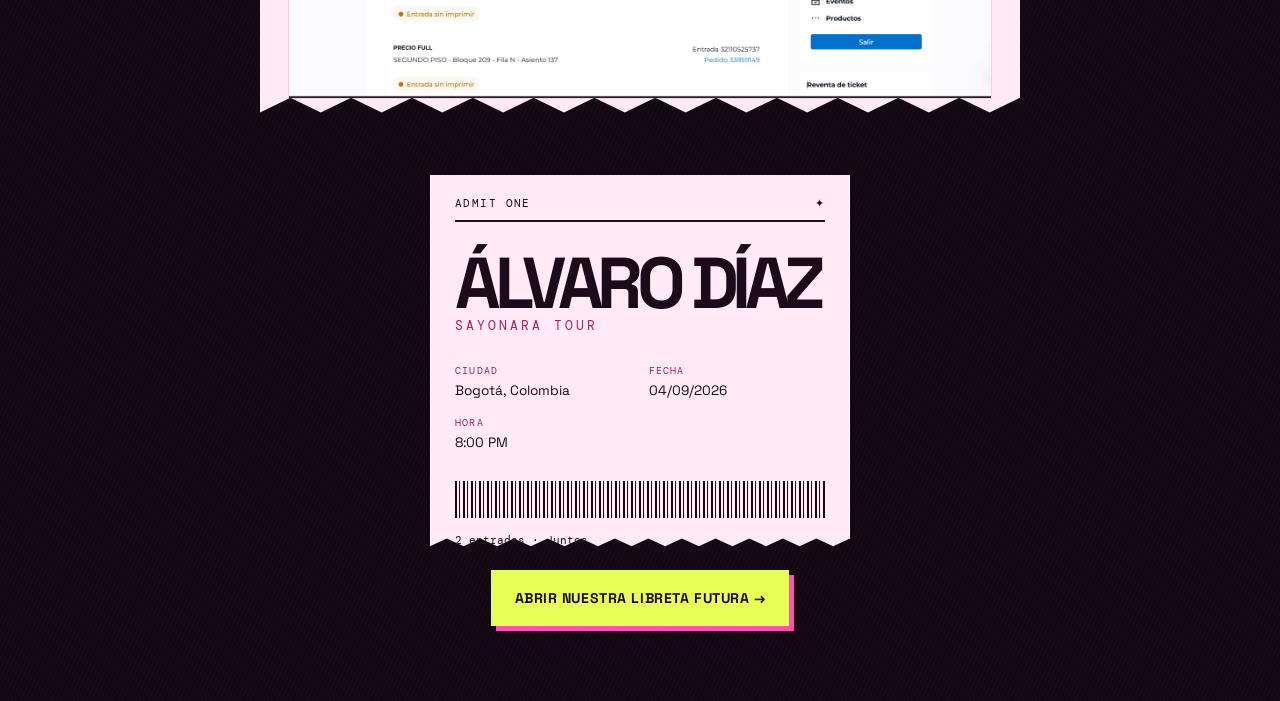
<file: views/concert.html>
<!doctype html>
<html lang="es"><head><meta charset="utf-8"><meta name="viewport" content="width=device-width, initial-scale=1"><meta name="theme-color" content="#110811"><title>La sorpresa: Álvaro Díaz</title><link rel="stylesheet" href="../public/css/style-alvarodiaz.css"></head>
<body class="neon-page"><main class="concert-shell"><header class="concert-hero"><p class="neon-kicker">sorpresa desbloqueada</p><h1>Nos vamos a ver a<br><span data-model="concert.artist">Álvaro Díaz</span></h1><p class="concert-hero__sub">Una noche para perder la voz juntos.</p></header><article class="neon-letter" data-letter="concert"><p class="neon-letter__tag">SIDE A · PARA NOSOTROS</p><h2 data-letter-title></h2><div data-letter-body></div></article><section class="ticket-area" aria-labelledby="ticket-title"><p class="neon-kicker">tu pase para el recuerdo</p><h2 id="ticket-title">Las entradas</h2><div class="ticket-stack"><article class="concert-ticket"><div class="concert-ticket__top"><span>ADMIT ONE</span><span>✦</span></div><p class="concert-ticket__artist" data-model="concert.artist"></p><p class="concert-ticket__tour" data-model="concert.tour"></p><div class="concert-ticket__info"><p><strong>LUGAR</strong><span data-model="concert.venue"></span></p><p><strong>CIUDAD</strong><span data-model="concert.city"></span></p><p><strong>FECHA</strong><span data-model="concert.date"></span></p><p><strong>HORA</strong><span data-model="concert.time"></span></p></div><div class="barcode" aria-label="Código de barras decorativo"></div><small data-model="concert.admission"></small></article><p class="ticket-note">Personaliza lugar, ciudad y fecha en <code>models/anniversaryModel.js</code>.</p></div></section><button class="neon-button" data-go="future-pages.html">Abrir nuestra libreta futura →</button></main><script src="../models/anniversaryModel.js"></script><script src="../controllers/pageController.js"></script><script src="../public/js/app.js"></script></body></html>
</file>
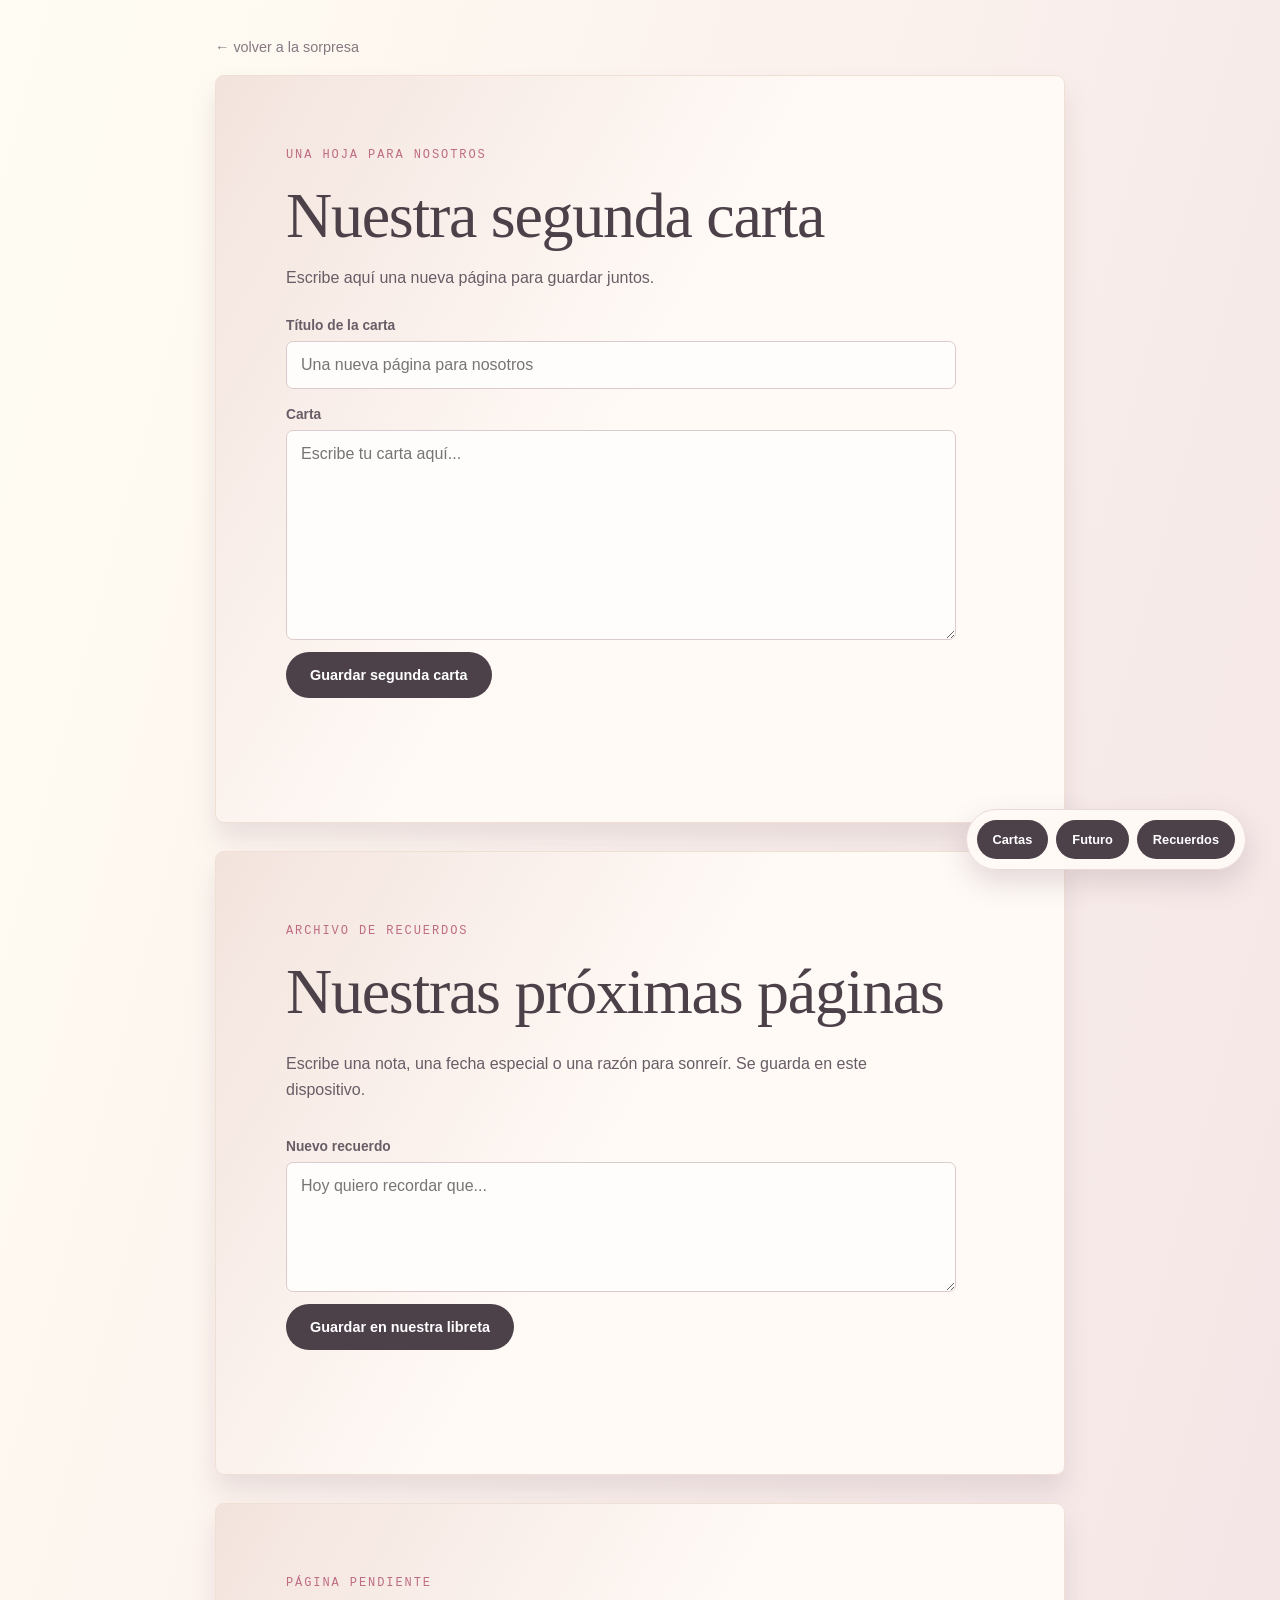
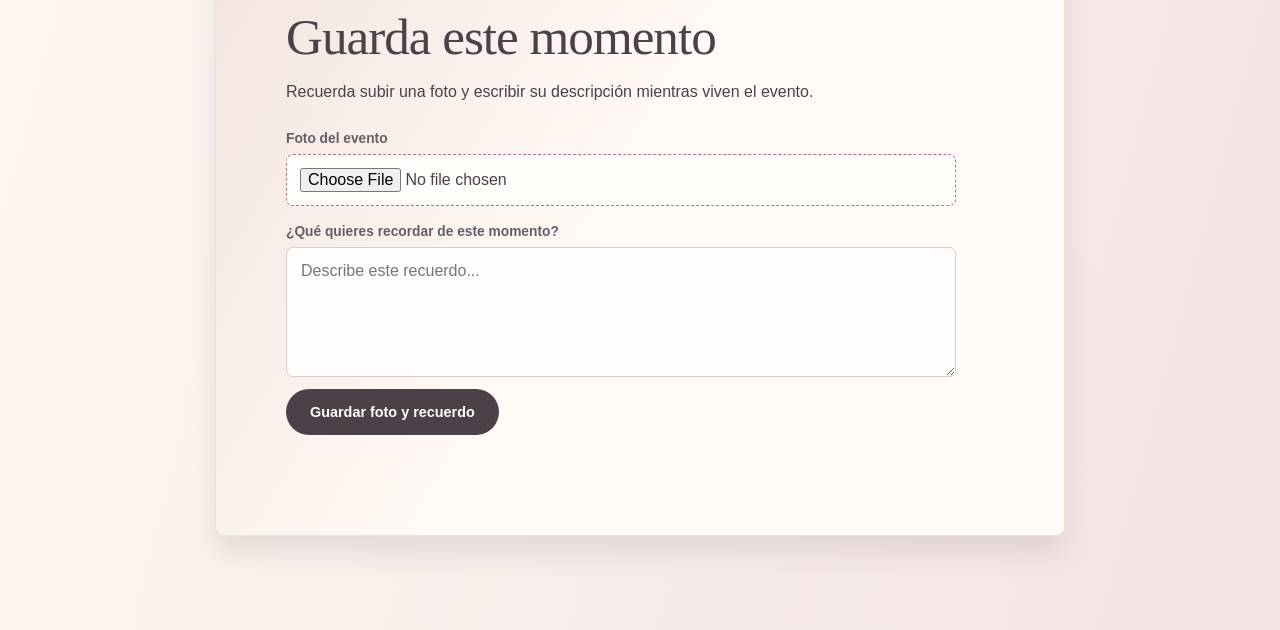
<file: views/future-pages.html>
<!doctype html>
<html lang="es">
	<head>
		<meta charset="utf-8">
		<meta name="viewport" content="width=device-width, initial-scale=1">
		<meta name="theme-color" content="#f5e8e7">
		<title>Nuestras próximas páginas</title>
		<link rel="stylesheet" href="../public/css/style-subtle.css">
		<link rel="stylesheet" href="../public/css/style-notes.css">
	</head>
	<body class="subtle-page notes-page">
		<main class="notes-shell">
			<a class="back-link" href="concert.html">← volver a la sorpresa</a>
			<section class="notebook letter-sheet" aria-labelledby="letter-two-title">
				<p class="eyebrow">una hoja para nosotros</p>
				<h1 id="letter-two-title">Nuestra segunda carta</h1>
				<p class="letter-sheet__hint">Escribe aquí una nueva página para guardar juntos.</p>
				<form id="letter-form" class="memory-form letter-form">
					<label for="letter-title">Título de la carta</label>
					<input id="letter-title" maxlength="80" placeholder="Una nueva página para nosotros" required>
					<label for="letter-body">Carta</label>
					<textarea id="letter-body" maxlength="1200" placeholder="Escribe tu carta aquí..." required></textarea>
					<button class="button button--ink" type="submit">Guardar segunda carta</button>
				</form>
				<p id="letter-reminder" class="save-reminder" role="status"></p>
			</section>
			<section class="notebook" aria-labelledby="notes-title">
				<p class="eyebrow">archivo de recuerdos</p>
				<h1 id="notes-title">Nuestras próximas páginas</h1>
				<p class="notes-intro">Escribe una nota, una fecha especial o una razón para sonreír. Se guarda en este dispositivo.</p>
				<form id="memory-form" class="memory-form">
					<label for="memory-text">Nuevo recuerdo</label>
					<textarea id="memory-text" maxlength="280" placeholder="Hoy quiero recordar que..." required></textarea>
					<button class="button button--ink" type="submit">Guardar en nuestra libreta</button>
				</form>
				<p id="future-reminder" class="save-reminder" role="status"></p>
			</section>
			<section class="notebook photo-memory" aria-labelledby="photo-memory-title">
				<p class="eyebrow">página pendiente</p>
				<h2 id="photo-memory-title">Guarda este momento</h2>
				<p id="photo-reminder" class="photo-reminder" role="status">Recuerda subir una foto y escribir su descripción mientras viven el evento.</p>
				<form id="photo-memory-form" class="memory-form">
					<label for="memory-photo">Foto del evento</label>
					<input id="memory-photo" type="file" accept="image/*" required>
					<label for="photo-description">¿Qué quieres recordar de este momento?</label>
					<textarea id="photo-description" maxlength="500" placeholder="Describe este recuerdo..." required></textarea>
					<button class="button button--ink" type="submit">Guardar foto y recuerdo</button>
				</form>
			</section>
			<nav class="archive-actions archive-actions--floating" aria-label="Información guardada">
				<div class="archive-buttons">
					<button class="button button--ink" type="button" data-modal="letters-modal">Cartas</button>
					<button class="button button--ink" type="button" data-modal="future-modal">Futuro</button>
					<button class="button button--ink" type="button" data-modal="memories-modal">Recuerdos</button>
				</div>
			</nav>
		</main>
		<dialog id="letters-modal" class="archive-modal">
			<div class="archive-modal__head"><h2>Cartas</h2><button class="modal-close" type="button" data-close-modal aria-label="Cerrar">×</button></div>
			<div id="letters-archive" class="archive-list"></div>
		</dialog>
		<dialog id="future-modal" class="archive-modal">
			<div class="archive-modal__head"><h2>Futuro</h2><button class="modal-close" type="button" data-close-modal aria-label="Cerrar">×</button></div>
			<div id="future-archive" class="archive-list"></div>
		</dialog>
		<dialog id="memories-modal" class="archive-modal">
			<div class="archive-modal__head"><h2>Recuerdos</h2><button class="modal-close" type="button" data-close-modal aria-label="Cerrar">×</button></div>
			<div id="memories-archive" class="archive-list"></div>
		</dialog>
		<script src="../models/anniversaryModel.js"></script>
		<script src="../controllers/pageController.js"></script>
		<script src="../public/js/app.js"></script>
	</body>
</html>
</file>
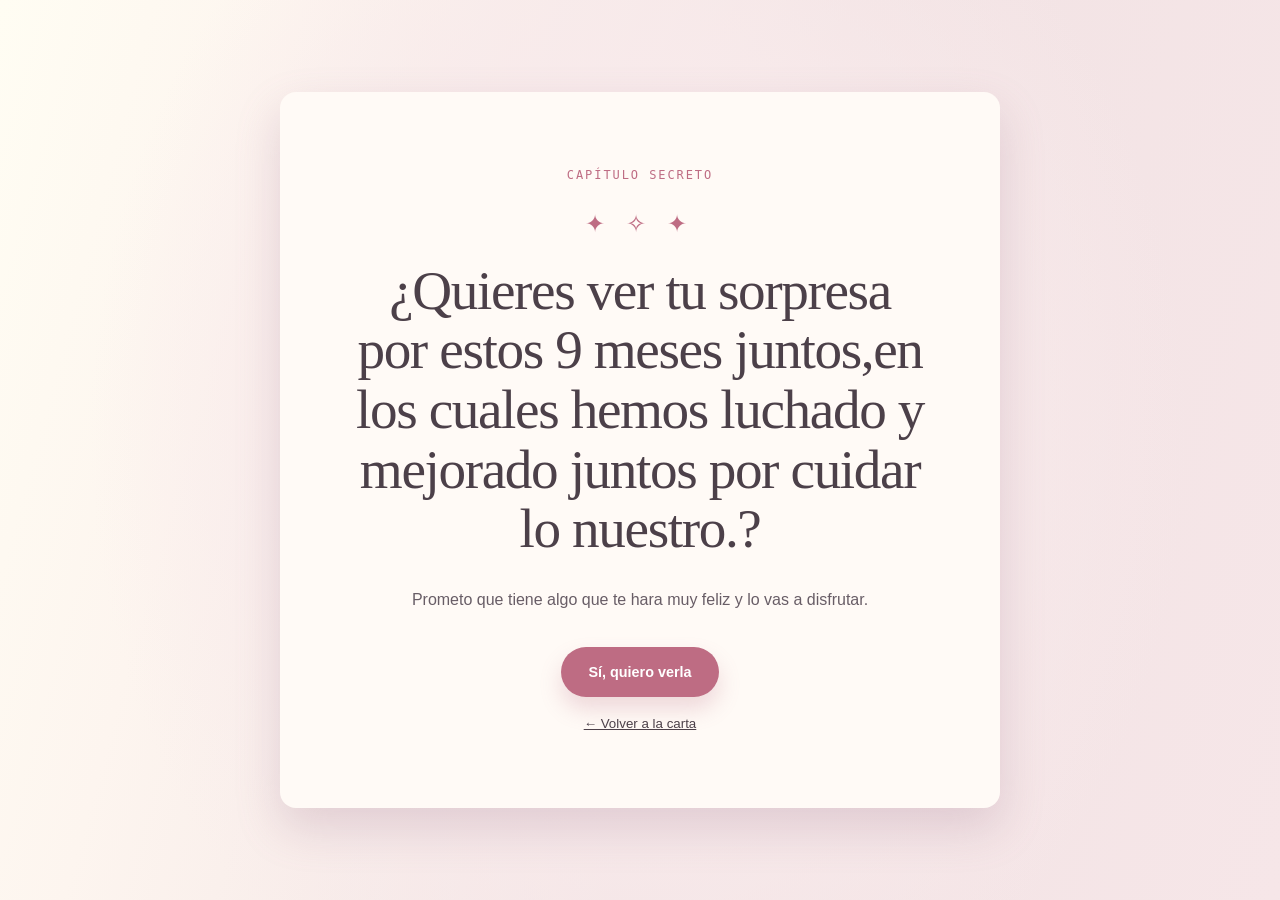
<file: views/surprise.html>
<!doctype html>
<html lang="es"><head><meta charset="utf-8"><meta name="viewport" content="width=device-width, initial-scale=1"><meta name="theme-color" content="#f5e8e7"><title>Una sorpresa para ti</title><link rel="stylesheet" href="../public/css/style-subtle.css"><link rel="stylesheet" href="../public/css/style-surprise.css"></head>
<body class="subtle-page surprise-page"><main class="surprise-card"><p class="eyebrow">capítulo secreto</p><span class="surprise-card__sparkles" aria-hidden="true">✦ ✧ ✦</span><h1>¿Quieres ver tu sorpresa por estos 9 meses juntos,en los cuales hemos luchado y mejorado juntos por cuidar lo nuestro.?</h1><p>Prometo que tiene algo que te hara muy feliz y lo vas a disfrutar.</p><button class="button button--soft button--surprise" data-go="concert.html">Sí, quiero verla</button><button class="text-button" data-go="index.html">← Volver a la carta</button></main><script src="../models/anniversaryModel.js"></script><script src="../controllers/pageController.js"></script><script src="../public/js/app.js"></script></body></html>
</file>
<file: public/css/style-subtle.css>
.surprise-card h1{font-size:clamp(1.8rem,5vw,2.8rem);line-height:1.08;letter-spacing:-.02em}
@import url('https://fonts.googleapis.com/css2?family=DM+Mono&family=Playfair+Display:ital,wght@0,500;0,600;1,500&family=Plus+Jakarta+Sans:wght@400;500;600&display=swap');
.book__photo{align-self:center;width:clamp(120px,16vw,165px);aspect-ratio:3/4;object-fit:cover;border:6px solid #fffaf6;border-radius:3px;box-shadow:0 9px 18px #80657436;transform:rotate(-2deg)}
@media(max-width:620px){.book__page--left{display:flex!important;min-height:460px;border-radius:8px 8px 0 0}.book__page--right{border-radius:0 0 8px 8px}.book__photo{width:175px}.book--open{max-height:1300px!important}}
:root{--ink:#4c4049;--rose:#be6c83;--paper:#fffaf6;--line:#ddcaca}*{box-sizing:border-box}body{margin:0;font-family:'Plus Jakarta Sans',sans-serif;color:var(--ink);transition:opacity .25s ease}.is-leaving{opacity:0}.subtle-page{min-height:100svh;background:radial-gradient(ellipse 43% 75% at 50% 48%,#f6e6e7 0%,#f8eaeb 48%,transparent 100%),linear-gradient(105deg,#fffdf3 0%,#fdf5ef 20%,#f2e3e4 56%,#f6e6e8 100%);padding:24px}.subtle-shell{width:min(100%,1100px);margin:auto;min-height:calc(100svh - 48px);display:grid;place-items:center;gap:34px}.hero{text-align:center;max-width:1000px;padding:clamp(35px,7vh,85px) 0}.eyebrow{font:12px 'DM Mono',monospace;letter-spacing:.16em;text-transform:uppercase;color:var(--rose);margin:0 0 28px}h1,h2{font-family:'Playfair Display',serif;line-height:1.07;margin:0}h1{font-size:clamp(3.1rem,7.2vw,6.75rem);font-weight:500;letter-spacing:-.045em}.hero h1 span{display:block}.hero__copy,.surprise-card>p:not(.eyebrow),.notes-intro{line-height:1.7;max-width:650px;margin:26px auto 35px;color:#685d66}.button{border:0;cursor:pointer;font:600 .9rem 'Plus Jakarta Sans',sans-serif;padding:17px 27px;border-radius:999px;transition:transform .2s,box-shadow .2s}.button:hover{transform:translateY(-2px)}.button--soft{background:var(--rose);color:white;box-shadow:0 12px 22px #b96c803d}.hero .button{margin-top:0}.button--ink{background:var(--ink);color:white}.book{width:min(100%,850px);display:grid;grid-template-columns:1fr 1fr;position:relative;filter:drop-shadow(0 17px 18px #8f70842b);max-height:0;overflow:hidden;opacity:0;transform:translateY(16px);transition:max-height .8s ease,opacity .45s,transform .5s}.book--open{max-height:620px;opacity:1;transform:none}.book__page{background:var(--paper);min-height:390px;padding:clamp(25px,6vw,65px);border:1px solid #f0dfd5}.book__page--left{border-radius:9px 0 0 9px;background:linear-gradient(120deg,#f3e3dd,#fffaf6);display:flex;justify-content:space-between;flex-direction:column}.book__page--right{border-radius:0 9px 9px 0}.book__spine{position:absolute;left:50%;top:0;bottom:0;width:16px;transform:translateX(-50%);background:linear-gradient(90deg,#d7c2b9,#fff5ed,#d6bfb5);z-index:1}.page-number{font:1rem 'DM Mono',monospace;color:var(--rose)}.book__whisper{font:italic clamp(1.55rem,3vw,2.4rem) 'Playfair Display',serif;line-height:1.22}.letter__label{font:11px 'DM Mono',monospace;text-transform:uppercase;letter-spacing:.14em;color:var(--rose)}.letter h2{font-size:clamp(1.6rem,4vw,2.35rem)}.letter p:not(.letter__label):not(.letter__signature){font-size:.91rem;line-height:1.64}.letter__signature{font:italic 1.05rem 'Playfair Display',serif;margin-top:22px}.letter .button{margin-top:7px}.surprise-page{display:grid;place-items:center}.surprise-card{background:#fffaf6;width:min(100%,570px);padding:clamp(38px,9vw,76px) clamp(25px,8vw,65px);text-align:center;border-radius:16px;box-shadow:0 20px 45px #9b72883d}.surprise-card h1{font-size:clamp(2.15rem,7vw,3.6rem)}.surprise-card__sparkles{display:block;color:var(--rose);font-size:1.5rem;letter-spacing:.3em;margin-bottom:23px}.button--surprise{margin:13px 0 20px}.text-button{display:block;margin:auto;background:none;border:0;color:var(--ink);text-decoration:underline;cursor:pointer}.notes-shell{width:min(100%,750px);margin:auto;padding:14px 0 50px}.back-link{display:inline-block;color:var(--ink);text-decoration:none;margin-bottom:25px}.notebook{background:repeating-linear-gradient(#fffdfb 0 35px,#eaded6 36px 37px);padding:clamp(28px,7vw,64px);border-radius:8px;box-shadow:0 15px 34px #8f70842b}.notebook h1{font-size:clamp(2.3rem,7vw,4rem)}.notes-intro{margin-left:0}.memory-form{margin:31px 0}.memory-form label{display:block;font-weight:600;margin-bottom:9px}.memory-form textarea{display:block;width:100%;min-height:110px;resize:vertical;border:1px solid var(--line);border-radius:7px;padding:13px;background:#fffdfa;font:inherit;color:var(--ink);margin-bottom:12px}.memory-list{display:grid;gap:14px}.memory-card{position:relative;background:#fffaf6;border-left:3px solid var(--rose);padding:15px 40px 14px 16px;box-shadow:0 3px 10px #84606b16}.memory-card p{margin:0;line-height:1.55}.memory-card time{font:11px 'DM Mono',monospace;color:var(--rose);display:block;margin-top:10px}.memory-card__delete{position:absolute;right:10px;top:8px;border:0;background:none;color:#a68793;font-size:1.5rem;cursor:pointer}.memory-empty{color:#867882;font-style:italic}@media(max-width:620px){.subtle-page{padding:17px}.subtle-shell{min-height:calc(100svh - 34px)}.hero{padding:60px 0}.eyebrow{margin-bottom:21px}.hero__copy{margin:22px auto 31px}.book{grid-template-columns:1fr}.book__page--left{display:none}.book__page--right{border-radius:8px;min-height:0}.book__spine{display:none}.book--open{max-height:800px}}
</file>
<file: public/css/style-alvarodiaz.css>
@import url('https://fonts.googleapis.com/css2?family=DM+Mono&family=Space+Grotesk:wght@400;500;700&display=swap');
:root{--pink:#ff4fb8;--acid:#e8ff55;--dark:#110811;--paper:#ffeaf6}*{box-sizing:border-box}body{margin:0;font-family:'Space Grotesk',sans-serif;transition:opacity .25s ease}.is-leaving{opacity:0}.neon-page{min-height:100svh;color:#fff3fc;background:radial-gradient(circle at 15% 10%,#9e145f66,transparent 28%),radial-gradient(circle at 90% 40%,#3e155f88,transparent 31%),repeating-linear-gradient(115deg,#110811 0 2px,#150a16 2px 4px);overflow-x:hidden}.concert-shell{width:min(100%,900px);margin:auto;padding:clamp(45px,9vw,92px) 22px 75px}.concert-hero{padding:10px 0 48px}.neon-kicker{font:12px 'DM Mono',monospace;letter-spacing:.17em;text-transform:uppercase;color:var(--acid);margin:0 0 16px}.concert-hero h1{font-size:clamp(3rem,10vw,7.6rem);letter-spacing:-.08em;line-height:.82;margin:0;text-transform:uppercase}.concert-hero h1 span{color:var(--pink);text-shadow:3px 3px 0 #571433,-2px -2px 0 #fb96d5}.concert-hero__sub{font-size:clamp(1rem,2vw,1.25rem);margin:27px 0 0;color:#e5b9d5}.neon-letter{background:linear-gradient(130deg,#fa47ad,#9e2469);border:2px solid #ff9bd7;box-shadow:9px 9px 0 #5d163c;padding:clamp(25px,6vw,56px);transform:rotate(-1deg);margin:0 0 85px}.neon-letter__tag{font:11px 'DM Mono',monospace;letter-spacing:.13em;color:var(--acid)}.neon-letter h2{font-size:clamp(2rem,5vw,4rem);line-height:.92;text-transform:uppercase;margin:18px 0 28px}.neon-letter p:not(.neon-letter__tag){line-height:1.65;max-width:670px}.ticket-area h2{font-size:clamp(2.4rem,6vw,4.5rem);text-transform:uppercase;line-height:.9;margin:0 0 32px}.ticket-stack{display:grid;justify-items:center}.concert-ticket{width:min(100%,490px);background:var(--paper);color:#1c0b18;padding:20px 24px;border:1px solid #fff;box-shadow:10px 10px 0 var(--pink);clip-path:polygon(0 0,100% 0,100% 92%,96% 94%,92% 92%,88% 94%,84% 92%,80% 94%,76% 92%,72% 94%,68% 92%,64% 94%,60% 92%,56% 94%,52% 92%,48% 94%,44% 92%,40% 94%,36% 92%,32% 94%,28% 92%,24% 94%,20% 92%,16% 94%,12% 92%,8% 94%,4% 92%,0 94%)}.concert-ticket__top{display:flex;justify-content:space-between;border-bottom:2px solid #1c0b18;padding-bottom:10px;font:11px 'DM Mono',monospace;letter-spacing:.13em}.concert-ticket__artist{font-size:clamp(2.4rem,7vw,4.5rem);font-weight:700;line-height:.8;letter-spacing:-.09em;margin:33px 0 4px;text-transform:uppercase}.concert-ticket__tour{font:13px 'DM Mono',monospace;letter-spacing:.23em;margin:0;color:#ab1f65}.concert-ticket__info{display:grid;grid-template-columns:1fr 1fr;gap:17px;margin:30px 0}.concert-ticket__info p{margin:0;font-size:.85rem}.concert-ticket__info strong,.concert-ticket__info span{display:block}.concert-ticket__info strong{font:10px 'DM Mono',monospace;letter-spacing:.12em;color:#a11f62;margin-bottom:5px}.barcode{height:37px;background:repeating-linear-gradient(90deg,#170914 0 2px,transparent 2px 4px,#170914 4px 5px,transparent 5px 8px);margin:16px 0 10px}.concert-ticket small{font:11px 'DM Mono',monospace}.ticket-note{text-align:center;font-size:.78rem;color:#d5aec7;margin:28px 0 70px}.ticket-note code{color:var(--acid)}.neon-button{display:block;margin:auto;border:2px solid var(--acid);background:var(--acid);color:#1c0b18;padding:17px 22px;font:700 .88rem 'Space Grotesk',sans-serif;text-transform:uppercase;letter-spacing:.04em;cursor:pointer;box-shadow:5px 5px 0 var(--pink);transition:transform .2s,box-shadow .2s}.neon-button:hover{transform:translate(3px,3px);box-shadow:2px 2px 0 var(--pink)}@media(max-width:520px){.concert-shell{padding-left:18px;padding-right:23px}.neon-letter{padding:27px 23px;box-shadow:6px 6px 0 #5d163c;margin-bottom:68px}.concert-ticket{padding:18px}.concert-ticket__info{gap:14px}}
</file>
<file: public/css/style-notes.css>
.archive-actions{padding:44px 0 8px;text-align:center}.archive-actions h2{font-size:clamp(1.8rem,5vw,3rem);margin-bottom:24px}.archive-buttons{display:flex;justify-content:center;gap:12px;flex-wrap:wrap}.archive-modal{width:min(92vw,680px);max-height:82svh;border:0;border-radius:10px;padding:0;background:var(--paper);color:var(--ink);box-shadow:0 24px 70px #4c404966}.archive-modal::backdrop{background:#27182799;backdrop-filter:blur(3px)}.archive-modal__head{display:flex;align-items:center;justify-content:space-between;padding:22px 26px;border-bottom:1px solid var(--line);background:#f8e6e7}.archive-modal__head h2{font-size:clamp(1.8rem,5vw,3rem)}.modal-close{width:36px;height:36px;border:0;border-radius:50%;background:var(--ink);color:white;font-size:1.5rem;line-height:1;cursor:pointer}.archive-list{display:grid;gap:16px;max-height:calc(82svh - 95px);overflow:auto;padding:26px}.archive-entry{padding:20px;background:#fffdfb;border-left:3px solid var(--rose);box-shadow:0 5px 14px #84606b16}.archive-entry h3{font:500 clamp(1.5rem,4vw,2.4rem)/1.1 'Playfair Display',serif;margin:0 0 12px}.archive-entry p{white-space:pre-wrap;line-height:1.65;margin:0}.archive-entry img{display:block;width:100%;max-height:330px;object-fit:contain;object-position:left;margin-bottom:16px}@media(max-width:620px){.archive-buttons .button{padding:14px 19px}.archive-modal{width:calc(100vw - 28px)}.archive-list{padding:18px}}
.button--back{display:inline-block;margin-top:28px;padding:8px 0;background:transparent;color:#867882;border:0;border-bottom:1px solid #d9c5ca;border-radius:0;text-decoration:none;font-size:.86rem}.button--back:hover{color:var(--ink);box-shadow:none;transform:none}
.archive-book{position:relative;overflow:hidden;width:min(100%,850px);min-height:300px;margin:44px auto 0;padding:clamp(42px,7vw,70px);background:linear-gradient(105deg,#f3e3dd 0%,#fffaf6 48%,#fffaf6 52%,#f5e7e1 100%);border:1px solid #f0dfd5;border-radius:9px;box-shadow:0 17px 25px #8f70842b;filter:drop-shadow(0 5px 5px #8f708412)}.archive-book::before{content:"";position:absolute;top:0;bottom:0;left:50%;width:16px;transform:translateX(-50%);background:linear-gradient(90deg,#d7c2b9,#fff5ed,#d6bfb5);box-shadow:0 0 7px #8065742b}.archive-book>*{position:relative}.archive-book h2{font-family:'Playfair Display',serif;font-size:clamp(2rem,5vw,3.5rem);font-weight:500;line-height:1.05}.archive-book .eyebrow{margin-bottom:20px}.archive-buttons{gap:14px}.archive-book .archive-buttons .button{background:var(--ink);box-shadow:0 8px 15px #80657426}.archive-book .archive-buttons .button:hover{background:#63525e}.archive-book .button--back{color:var(--ink)}@media(max-width:620px){.archive-book{min-height:0;margin-top:34px;padding:34px 24px}.archive-book::before{display:none}}
.notes-shell{width:min(100%,850px);margin:auto;padding:14px 0 70px}.notebook{background:var(--paper);background-image:linear-gradient(120deg,#f3e3dd,#fffaf6 52%,#fffaf6);padding:clamp(38px,6vw,64px);border:1px solid #f0dfd5;border-radius:9px;box-shadow:0 17px 25px #8f70842b}.notebook h1,.notebook h2{font-family:'Playfair Display',serif;font-weight:500;line-height:1.05}.notebook h1{font-size:clamp(2.3rem,6vw,4rem)}.notebook h2{font-size:clamp(2rem,5vw,3.2rem)}.notebook .eyebrow{margin-bottom:20px}.letter-sheet__hint,.notes-intro{max-width:650px;line-height:1.65;color:#685d66}.memory-form{max-width:670px;margin:28px 0}.memory-form label{display:block;font-size:.86rem;font-weight:600;margin:18px 0 8px}.memory-form textarea,.memory-form input:not([type="file"]){display:block;width:100%;border:1px solid var(--line);border-radius:7px;background:#fffdfa;color:var(--ink);font:inherit;padding:14px}.memory-form textarea{min-height:130px;resize:vertical}.memory-form input[type="file"]{display:block;width:100%;padding:13px;border:1px dashed var(--rose);border-radius:7px;background:#fffdfa;color:var(--ink);font:inherit}.letter-form textarea{min-height:210px}.saved-letter{max-width:670px;margin-top:28px;padding-top:20px;border-top:1px solid var(--line)}.saved-letter h3{font:500 clamp(1.7rem,4vw,2.8rem)/1.1 'Playfair Display',serif;margin:0 0 14px}.saved-letter p{white-space:pre-wrap;line-height:1.7;margin:0}.photo-memory{margin-top:30px}.photo-reminder{max-width:650px;line-height:1.6}.saved-photo{max-width:670px;margin:28px 0 0}.saved-photo img{display:block;width:100%;max-height:520px;object-fit:contain;object-position:left;border:6px solid #fffaf6;box-shadow:0 9px 18px #80657436}@media(max-width:620px){.notes-shell{padding:4px 0 50px}.notebook{padding:32px 22px;border-radius:8px}.notebook h1{font-size:clamp(2.1rem,10vw,3.2rem)}.memory-form .button{justify-self:start}}
.notes-page{padding:24px clamp(12px,4vw,34px);background:linear-gradient(105deg,#fffdf3 0%,#fdf5ef 30%,#f2e3e4 100%)}.notes-page .back-link{margin:0 0 20px;color:#867882;font-size:.9rem}.notes-page .notebook{background:var(--paper);background-image:linear-gradient(120deg,#f3e3dd,#fffaf6 48%,#fffaf6);padding:clamp(42px,7vw,72px) clamp(30px,7vw,70px);border-radius:9px;box-shadow:0 17px 25px #8f70842b}.notes-page .notebook+ .notebook{margin-top:28px}.notes-page .notebook h1{max-width:670px;font-size:clamp(2.3rem,5vw,4rem);letter-spacing:-.02em}.notes-page .notebook h2{letter-spacing:-.02em}.notes-page .memory-form{margin-top:26px}.notes-page .memory-form label{color:#685d66}.notes-page .memory-form input:not([type="file"]),.notes-page .memory-form textarea{box-shadow:inset 0 1px 0 #ffffff;background:#fffdfb}.notes-page .button{border-radius:999px;padding:15px 24px}.notes-page .archive-book{margin-top:32px}@media(max-width:620px){.notes-page{padding:12px 10px 40px}.notes-page .notebook{padding:36px 24px}.notes-page .notebook h1{font-size:clamp(2.1rem,9vw,3rem)}}
.notes-page .archive-book{background:transparent;border:0;box-shadow:none;filter:none}.notes-page .archive-book::before{display:none}
.save-reminder{min-height:1.5em;margin:0;color:#8b5d6c;line-height:1.6}.archive-actions--floating{position:fixed;right:clamp(12px,3vw,34px);bottom:clamp(12px,3vw,30px);z-index:10;margin:0;padding:10px;border:1px solid #ead9da;border-radius:999px;background:#fffaf6ef;box-shadow:0 12px 28px #80657438;backdrop-filter:blur(10px)}.archive-actions--floating .archive-buttons{gap:8px}.archive-actions--floating .button{padding:12px 16px;font-size:.8rem}@media(max-width:460px){.archive-actions--floating{right:50%;width:calc(100% - 24px);transform:translateX(50%)}.archive-actions--floating .archive-buttons{justify-content:space-between}.archive-actions--floating .button{padding:11px 13px}}
</file>
<file: public/css/style-surprise.css>
.surprise-page{min-height:100svh;overflow-x:hidden;align-items:start;padding:clamp(18px,4vw,48px) 16px}.surprise-card{width:min(100%,720px);margin:auto;padding:clamp(42px,7vw,76px) clamp(24px,7vw,70px)}.surprise-card h1{max-width:620px;margin:0 auto;font-size:clamp(2rem,4.8vw,3.45rem);line-height:1.08;letter-spacing:-.025em;overflow-wrap:break-word}.surprise-card>p:not(.eyebrow){max-width:560px;margin:28px auto 34px;line-height:1.65}.button--surprise{margin:0 0 18px}@media(max-width:620px){.surprise-page{padding:12px 10px}.surprise-card{padding:38px 22px 34px;border-radius:12px}.surprise-card h1{font-size:clamp(1.75rem,8vw,2.45rem);line-height:1.1}.surprise-card>p:not(.eyebrow){margin:24px auto 30px;font-size:.95rem}}
</file>
